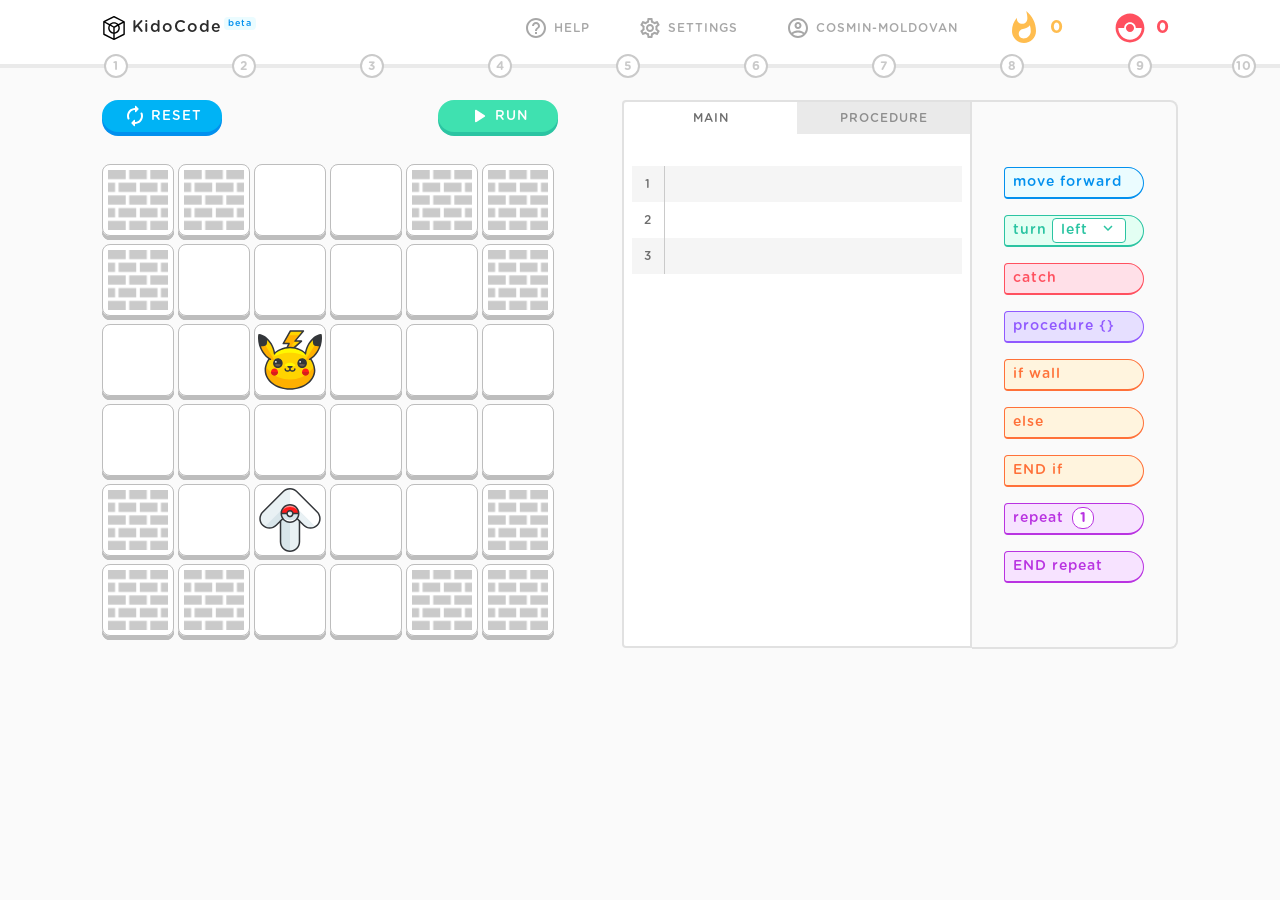
<file: index.html>
<!DOCTYPE html>
<html lang="en">

<head>
    <meta charset="UTF-8">
    <title>KidoCode</title>
<link rel="stylesheet" href="styles/style.css" />
</head>

<body>
    <div id="loader" class="loader">
        <div class="loader-content">
        <img class="anim-logo" src="images/logo.svg" width="64" height="64">
        <span class="anim-text">KidoCode is loading...</span>
        </div>
      </div>
<div id="big-container">
    <header>
        <nav>
            <div class="logo">
                <img src="images/logo.svg" width="24" height="24"><div>&nbsp;KidoCode<sup class="beta">beta</sup></div>
            </div>
            <div></div>
            <div class="menu">
                <div id="help-btn" class="menu-btn"><img src="images/help.svg">help</div>
                <div id="settings-btn" class="menu-btn"><img src="images/settings.svg">settings</div>
                <div id="account-btn" class="menu-btn"><img src="images/account.svg"><span id="user-name"></span></div>
                <div class="status">
                    <div id="nrlevel" style="display: none;">0</div>
                    <div class="status-btn xp"><img src="images/flame.svg"><div><span id="xp" class="nrxp">0</span></div></div>
                    <div class="status-btn poke"><img src="images/pokeball.svg"><div><span  id = "nrpoke" class="nrpokemons">0</span> </div></div>
                </div>
            </div>
        </nav>
        <div id="level-progress-indicator" class="level-progress-indicator">
        </div>
    </header>
    <main>
        <section class="play-section">
            <div id="btnContainer">
                <button class="reset actionbtn hover" id="reset"><img
                        src="images/replay.svg"><span>reset</span></button>
                <button class="run actionbtn hover" id="run"><img src="images/play.svg"><span>run</span></button>
            </div>

            <div id="canvasContainer">
                <canvas id="canvas">
                    Your browser does not support HTML5 Canvas!
                </canvas>
            </div>
        </section>

        <section id="code-section">
            <div id="zone">
                <div class="tabs">
                    <button class="tablinks link-active" onclick="switchCodePanel(event, 'main-panel')">main</button>
                    <button class="tablinks" onclick="switchCodePanel(event, 'procedure-panel')">procedure</button>
                </div>

                <div class="code-panel" id="main-panel" style="display: flex;">
                </div>

                <div class="code-panel" id="procedure-panel">
                </div>
            </div>
            <div class="code-blocks-container">
                <div class="forward code-block draggable" data-instruction="forward" draggable="true">
                    <span>move forward</span>
                </div>
                <div class="turnleft code-block draggable" data-instruction="left" draggable="true">
                    <span>turn&nbsp;</span>
                    <div class="turn-menu" onclick="displayMenu(this)">
                        <div class="turn-value">left</div>
                        <div class="dropdown-arrow">
                            <image src="images/dropdown-arrow.svg"></image>
                        </div>
                    </div>
                    <div class="turn-options-menu">
                        <div class="turn-option" onclick="selectedOption(this)">left</div>
                        <div class="turn-option" onclick="selectedOption(this)">right</div>
                    </div>
                </div>
                <div class="catch code-block draggable" data-instruction="catch" draggable="true">
                    <span>catch</span>
                </div>
                <div class="proc code-block draggable" data-instruction="procedure" draggable="true">
                    <span>procedure {}</span>
                </div>
                <div class="if code-block draggable" data-instruction="ifwall" draggable="true">
                    <span>if wall</span>
                </div>
                <div class="if code-block draggable" data-instruction="else" draggable="true">
                    <span>else</span>
                </div>
                <div class="if code-block draggable" data-instruction="endif" draggable="true">
                    <span>END if</span>
                </div>
                <div class="repeat code-block draggable" data-instruction="repeat" draggable="true">
                    <div>repeat</div>
                    <div class="nrit" onclick="increaseValue(this)">1</div>
                </div>
                <div class="repeat code-block draggable" data-instruction="endrepeat" draggable="true">
                    <span>END repeat</span>
                </div>
            </div>
        </section>
    </main>
    <div id="next-level-dialog" class="next-level-dialog">
        <div class="next-level-content-box">
            <div class="pokeart"></div>
            <div class="next-level-content">
                <div class="congrat">
                    <img src="images/awesome.svg">
                    &nbsp;Congratulations!
                </div>
                <div id="next-level-mesage">
                    You just captured one more pokemon:
                    <div class="pokeinfo"> 
                        <img id="poke-img" src="" alt="img" width="48">
                        <div>name: <span id="poke-name"></span></div>
                        <div>power: <span id="poke-power"></span></div>
                    </div>
                </div>
                <div>
                    <div class="ready">
                        Are you ready for <span style="font-weight: bold;font-size: 18px;">next level?</span>
                    </div>
                    <div class="next-level-btn">
                        <button id = "resume-level" class="cancel actionbtn hover">resume</button>
                        <button id = "continue-level" class="run actionbtn hover">continue</button>
                    </div>
                </div>
            </div>
        </div>
    </div>
</div> 
<div id="universal-dialog" class="next-level-dialog">
    <div class="next-level-content-box universal-content-box">
        <div class="header-dialog">
            <div>header dialog box</div>
            <div  id="exit-dialog-btn" class="exit-dialog-btn">x</div>
        </div>
        <div id="universal-content" class="dialog-content">something</div>
    </div>   
</div>
    <script type="module" src="scripts/main.js"></script>
    <script src="scripts/utilities.js"></script>
</body>

</html>
</file>
<file: styles/style.css>
/* TYPOGRAPHY */
@font-face {
  font-family: 'gotham';
  src: url(../fonts/GothamRounded-Medium.otf);
  font-style: normal;
  font-weight: 500;
}
@font-face {
  font-family: 'gotham';
  src: url(../fonts/GothamRounded-Bold.otf);
  font-style: bold;
  font-weight: 700;
}
/* GENERAL STYLES */
* {
  -moz-box-sizing: border-box;
  -webkit-box-sizing: border-box;
  box-sizing: border-box;
  margin: 0;
  padding: 0;
  -webkit-user-select: none;
  /* Chrome all / Safari all */
  -moz-user-select: none;
  /* Firefox all */
  -ms-user-select: none;
  /* IE 10+ */
  user-select: none;
  /* Likely future */;
}
:root{
  --green:#3fe1b0;
  --lightgreen:#e3fff3;
  --darkgreen:#2bc4a2;
  --blue:#00b3f5;
  --lightblue:#ebfcff;
  --darkblue:#0290ee;
  --purple:#d64cf1;
  --lightpurple:#f7e3ff;
  --darkpurple:#b933e1;
  --red:#ff505f;
  --lightred:#ffe0e8;
  --darkred:#e02950;
  --flamingo:#ff848c;
  --yellow:#FFBD4F;
  --lightyellow:#ffffddcc;
  --darkyellow:#FFA537;
  --orange:#FE8A4F;
  --lightorange:#fff4de;
  --darkorange:#ff7139;
  --violet: #ac71ff;
  --lightviolet: #e6dfff;
  --darkviolet: #9059ff;

  --white:#ffffff;
  --gray50:#fafafa;
  --gray100:#f5f5f5;
  --gray200:#eaeaea;
  --gray300:#e1e1e1;
  --gray400:#cacaca;
  --gray500:#b3b3b3;
  --gray600:#8e8e8e;
  --gray700:#6E6E6E;
  --gray800:#4b4b4b;
  --gray900:#2c2c2c;
}
body {
  background-color: var(--gray50); 
  font-family: gotham, Tahoma, Geneva, Verdana, sans-serif;
  font-size: 16px;
  font-weight: normal;
  letter-spacing: 1px;
}

button {
  background-color: transparent;
  border: none;
  font-family: gotham;
  font-weight: normal;
  text-transform: uppercase;
  letter-spacing: 1px;
  text-align: center;
  transition-duration: 0.2s;
  cursor: pointer;
}

button:active, 
button:hover, 
button:focus {
  outline: none;
}
.hover:hover {
  -webkit-filter: brightness(1.1);
  filter: brightness(1.1);
}
/* HEADER AND MAIN NAVIGATION*/
header{
  width: 100%;
  background-color: var(--white);
}
nav {
  width: 100%;
  height: 56px;
  display: flex;
  align-items: center;
  justify-content: space-between;
  background-color: var(--white);
  padding: 0 8%;
}
/*PRPGRESS INDICATOR*/
footer{
  width: 100%;
  position: absolute;
  bottom: 16px;
}
.level-progress-indicator{
  width: 100%;
  display: flex;
  margin-top: 8px;
}
.level{
  width: 10%;
  display: flex;
  justify-content: flex-end;
  align-items: center;
  height: 4px;
  background-color: var(--gray200);

}
.level span{
  cursor: pointer;
  display: flex;
  height: 24px;
  width: 24px;
  background-color: var(--white);
  align-items: center;
  justify-content: center;
  font-size: 12px;
  font-weight: bold;
  color: var(--gray400);
  border-radius: 12px;
  border: 2px solid var(--gray400);
  transition: 0.3s ease;
}
.level span:hover{
  transform: scale(1.3);
}
.level-active{
background-color: var(--green);
}
.level-active span{
  color: var(--darkgreen);
  border-color: var(--darkgreen);
  }
.tail{
    width: 24px;
    height: 4px;
    background-color: var(--gray200);
  }
.level-active .tail{
  background-color: var(--green);
}
.logo{
  display: flex;
  align-items: center;
  color: var(--gray900);
  font-size: 16px;
  
}
.beta{
  font-size: 9px;
  padding: 2px 4px;
  border-radius: 4px;;
  background-color: var(--lightblue);
  color: var(--darkblue);
  margin-left: 2px;
}
.brackets{
  font-weight: normal;
  font-size: 24px;
}
.poke{
  cursor: pointer;
  display: flex;
  padding: 2px 8px;
  border-radius: 20px;
  align-items: center;
}
.nrpokemons{
  color: var(--red);
  font-weight: 700;
  margin-left: 8px;
}
.menu{
  display: flex;
  gap: 32px;
 
}
.status{
  display: flex;
  gap: 32px;
  font-size: 18px;
}
.super{
  color: var(--gray700);
}
.menu-btn{
  display: flex;
  align-items: center;
  padding: 0 8px;
  border-radius: 40px;
  gap: 6px;
  text-transform: uppercase;
  font-size: 12px;
  cursor: pointer;
  color: var(--gray700);
  opacity: 0.6;
  transition: 0.3s;
}
.menu-btn:hover{
  opacity: 1;
}
.xp{
  cursor: pointer;
  display: flex;
  padding: 2px 8px;
  border-radius: 20px;
  align-items: center;
}
.nrxp{
  margin-left: 8px;
  color: var(--yellow);
  font-weight: 700;
}
.actionbtn{
  height: 32px;
  width: 120px;
  display: flex;
  justify-content: center;
  align-items: center;
  border-radius: 16px;
  color: var(--white);
  transition: 0.2s;
}
.actionbtn span{
  margin-left: 4px;
}
.run{
  background-color: var(--green);
  box-shadow: 0 4px var(--darkgreen);
}
.reset{
  background-color: var(--blue);
  box-shadow: 0 4px var(--darkblue);
}
.reset:active, .run:active, .cancel:active{
  box-shadow:none;
  transform: translateY(4px);
}

main {
  width: 100%;
  display: flex;
  justify-content: space-between;
  padding:0 8%;
  padding-top: 32px;
}
.play-section{
  margin-right: 64px;
}
#btnContainer{
  display: flex;
  justify-content: space-between;
  margin-bottom: 32px;
}
#code-section {
  display: flex;
}
#zone{
  width: 350px;
  
}
.code-blocks-container{
  display: flex;
  flex-direction: column;
  justify-content: center;
  padding: 32px;
  gap: 16px;
  background-color:transparent;
  border: 2px solid var(--gray300);
  border-left: none;
  border-radius: 0 8px 8px 0;
}

.code-block {
  width: 140px;
  height: 32px;
  display: flex;
  flex-direction: row;
  align-items: center;
  padding-left: 8px;
  border-radius: 4px 16px 16px 4px;
  font-size: 14px;
  border: 1px solid;
  border-bottom-width: 2px;
}
.draggable {
  cursor: move; /* fallback: no `url()` support or images disabled */
  cursor: -webkit-grab;
  cursor:    -moz-grab;
  cursor: grab;
}

.draggable:active {
  cursor: -webkit-grabbing;
  cursor:    -moz-grabbing;
  cursor:         grabbing;
}
.draggable:hover{
  box-shadow:  0 4px 10px 0 rgba(0, 0, 0, 0.3);
  transform: scale(1.01);
}
.src-move:hover{
  cursor: move;
}
.repeat{
  color:  var(--darkpurple);
  border-color: var(--darkpurple);
  background-color: var(--lightpurple);
}
.forward{
  color: var(--darkblue);
  border-color: var(--darkblue);
  background-color: var(--lightblue);
}
.catch{
  color: var(--red);
  border-color: var(--red);
  background-color: var(--lightred);
}
.turnleft{
  color: var(--darkgreen);
  border-color: var(--darkgreen);
  background-color: var(--lightgreen);
}
.turnright{
  color: var(--darkyellow);
  border-color: var(--darkyellow);
  background-color: var(--lightyellow);
}
.proc{
  color: var(--darkviolet);
  border-color: var(--darkviolet);
  background-color: var(--lightviolet);
}
.if{
  color: var(--darkorange);
  border-color: var(--darkorange);
  background-color: var(--lightorange);
}
.nrit{
  cursor: pointer;
  display: flex;
  justify-content: center;
  align-items: center;
  width: 22px;
  height: 22px;
  background-color:var(--white);
  border: 1px solid var(--darkpurple);
  margin-left: 8px;
  border-radius: 10px;
  font-weight: bold;
}
.turn-menu{
  cursor: pointer;
  display: flex;
  align-items: center;
  padding: 0 8px 0 8px;
  background-color: var(--white);
  border: 1px solid var(--darkgreen);
  border-radius: 4px;
}
.turn-value{
  width: 38px;
}
.turn-options-menu{
  display: none;
  flex-direction: column;
  position: relative;
  top: 35px;
  left: -73px;
  background-color: var(--white);
  border: 2px solid var(--darkgreen);
  border-radius: 4px;
  z-index: 99;
  box-shadow: 0px 0px 6px var(--gray600);
  transition: 0.3 ease-in;
}
.turn-option{
  cursor: pointer;
  width: 70px;
  padding: 4px 0 4px 8px;
  border-radius: 3px;
}
.turn-option:hover{
  background-color: var(--lightgreen);
}
.code-panel{
  display: none;
  width: 100%;
  height: 514px;
  padding-top: 32px;
  padding-left: 8px;
  padding-right: 8px;
  background-color: var(--white);
  border-radius: 0px 0px 0px 4px;
  border: 2px solid var(--gray300);
  border-top: none;
  overflow: hidden;
}
.number-list{
  display: block;
  width: 10%;
}
.number-list li{
  display: flex;
  justify-content: center;
  align-items: center;
  height: 36px;
  font-size: 12px;
  color: var(--gray700);
  border-right: 1px solid var(--gray400);
}
.number-list li:nth-child(odd){
  background-color: var(--gray100);
}
.code-zone{
width: 90%;
}

.code-line{
  cursor: move;
  height: 36px;
  width: 100%;
  display: flex;
}
.code-line:nth-child(odd){
  background-color: var(--gray100);
}
.line-content{
  width: 100%;
  display: flex;
  align-items: center;
  padding-left: 16px;
  padding-right: 8px;
}
.delete-line{
  cursor: pointer;
  display: flex;
  justify-content: center;
  align-items: center;
  color: var(--flamingo);
  font-weight: bold;
  font-size: 20px;
  padding:0 8px;
  opacity: 0;
}
.delete-line:hover{
  color:var(--red);
}
.delete-line:active{
  transform: scale(1.2);
}
.code-line:hover .delete-line{
  opacity: 1;
}
.dashed-border{
  border: 2px dashed var(--gray400);
}
/* Style the tab */
.tabs {
  height: 34px;
  border-radius: 4px 0px 0px 0px;
  background-color: var(--gray200);
  border: 2px solid var(--gray300);

}
  /* Style the buttons inside the tab */
.tabs button {
  background-color: inherit;
  float: left;
  width: 50%;
  border-radius: 3px 0px 0px 0px;
  border: none;
  outline: none;
  cursor: pointer;
  transition: 0.3s;
  font-size: 12px;
  height: 32px;
  text-transform: uppercase;
  color: var(--gray600);
}
.tabs button:hover {
  background-color: var(--gray100);
}
  /* Create an active/current tablink class */
.tabs button.link-active {
  background-color: var(--white);
  color: var(--gray700);
}
.msg-box{
  width: 420px;
  height: 48px;
  display: flex;
  align-items: center;
  justify-content:space-between ;
  padding-left: 16px;
  position: absolute;
  bottom: 0px;
  left: 50%;
  opacity: 0;
  z-index: 99;
  transform: translateX(-50%);
  border-radius: 8px;
  box-shadow:  0 4px 10px 0 rgba(0, 0, 0, 0.4);
  color: #20123A;
  animation-name: popup;
  animation-duration: 0.5s;
  animation-timing-function: ease-out;
  animation-iteration-count: 1;
  animation-fill-mode: forwards;
}
.msg-remover{
  display: grid;
  place-items: center;
  cursor: pointer;
  height: 100%;
  width: 48px;
  border-top-right-radius: 8px;
  border-bottom-right-radius: 8px;
  font-size: 32px;
  font-weight: normal; 
  /* color: #20123a85; */
  color: #20123ad3;
}
.msg-remover:hover{
  color: #20123A;
}
.msg-remover:active{
  font-size: 34px;
}
@keyframes popup{
  from{ bottom:0;opacity: 0;}
  to{bottom:16px;opacity: 1;}
}
@keyframes popup-close{
  from{ bottom:16px;opacity: 1;}
  to{bottom:0;opacity: 0;}
}
.msg-box-close{
animation-name: popup-close;
animation-fill-mode: forwards;
animation-duration: 0.5s;
}
.disabled{
  cursor: not-allowed;
  border: none;
  background-color: var(--gray300);
  color: var(--white);
  box-shadow:none;
  /* box-shadow: 0 4px var(--gray400); */
}
.disabled:hover{
  filter: none;
}
.disabled:active{
  transform: none;
}
@keyframes modal{
  from{ width:-100vh;opacity: 0;}
  to{top:0;opacity: 1;}
}
.next-level-dialog{
  display: none;
  position: absolute;
  top: -100vh;
  left: 0;
  width: 100%;
  height: 100vh;
  justify-content: center;
  background-color: rgba(0, 0, 0, 0.3);
  animation-name: modal;
  animation-duration: 1s;
  animation-timing-function: ease;
  animation-iteration-count: 1;
  animation-fill-mode: forwards;
}
.next-level-content-box{
  width: 50%;
  height: 60%;
  display: flex;
  margin-top: 5%;
  background-color: var(--white);
  border-radius: 8px;
  box-shadow: 0 4px 10px 0 rgb(0, 0, 0, 0.2), 0 4px 20px 0 rgb(0, 0, 0, 0.2);
  color: var(--gray800);
}
.next-level-content{
  display: flex;
  flex-direction: column;
  justify-content: space-between;
  width: 100%;
  padding: 32px;
}
.pokeart{
  width: 50%;
  background-image: url('../images/pokeart.jpg');
  border-radius: 8px 0 0 8px;
  background-size: cover;
  background-repeat: no-repeat;
}
.congrat{
  display: flex;
  align-items: center;
  font-size: 20px;
  color: var(--darkgreen);
  margin-bottom: 8px;
  /* text-align: center; */
}
.next-level-btn{
  display: flex;
  justify-content: flex-end;
  gap: 32px;
  margin-top: 24px;
}
.cancel{
  background-color: var(--gray200);
  box-shadow: 0 4px var(--gray400);
  color: var(--gray800);
  border: 1px solid var(--gray300);
}
.cancel:hover{
  border-color: var(--gray400);
}
.pokeinfo{
  display: flex;
  align-items: center;
  gap: 16px;
  padding: 8px 16px;
  border-radius: 4px;
  background-color: var(--gray100);
  margin-top: 16px;
  border:1px solid var(--gray300);
}
#poke-name{
  color: var(--red);
  text-transform: capitalize;
}
#poke-power{
  color: var(--yellow);
}
.loader{
  position: absolute;
  top: 0;
  left: 0;  
  width: 100%;
  height: 100vh;
  background-color: var(--white);
  display: grid;
  place-items: center;
  z-index: 1000;
}
.loader-content{
  display: grid;
  place-items: center;

}

.anim-logo{
  animation: frames 2s  linear 0s infinite;
}
.anim-text{
  margin-top: 32px;
}
/* AnimationFrames */
@keyframes frames{
  0% {
    transform: rotate(0deg);
  }
  100%{
    transform: rotate(360deg);
  }
}
/* #big-container{
  position: absolute;
  width: 100%;
  top: -100vh;
  opacity: 0;
  animation-name: zed;
  animation-duration: 5s;
  animation-timing-function: ease;
  animation-iteration-count: 1;
  animation-fill-mode: forwards;
}
@keyframes zed{
  from{ top: -100vh;opacity: 0;}
  to{top: 0;opacity: 1;}
} */
.universal-content-box{
  flex-direction: column;
}
.header-dialog{
  margin-bottom: 24px;
  display: flex;
  justify-content: space-between;
  padding: 12px 64px;
  background-color: var(--gray200);

}
.exit-dialog-btn{
  cursor: pointer;
  background-color: var(--gray500);
  color: var(--white);
  width: 24px;
  height: 24px;
  display: flex;
  justify-content: center;
  align-items: center;
  border-radius: 12px;
}
.exit-dialog-btn:hover{
  background-color: var(--red);
}
.dialog-content{
  padding: 0 32px;

}
</file>
